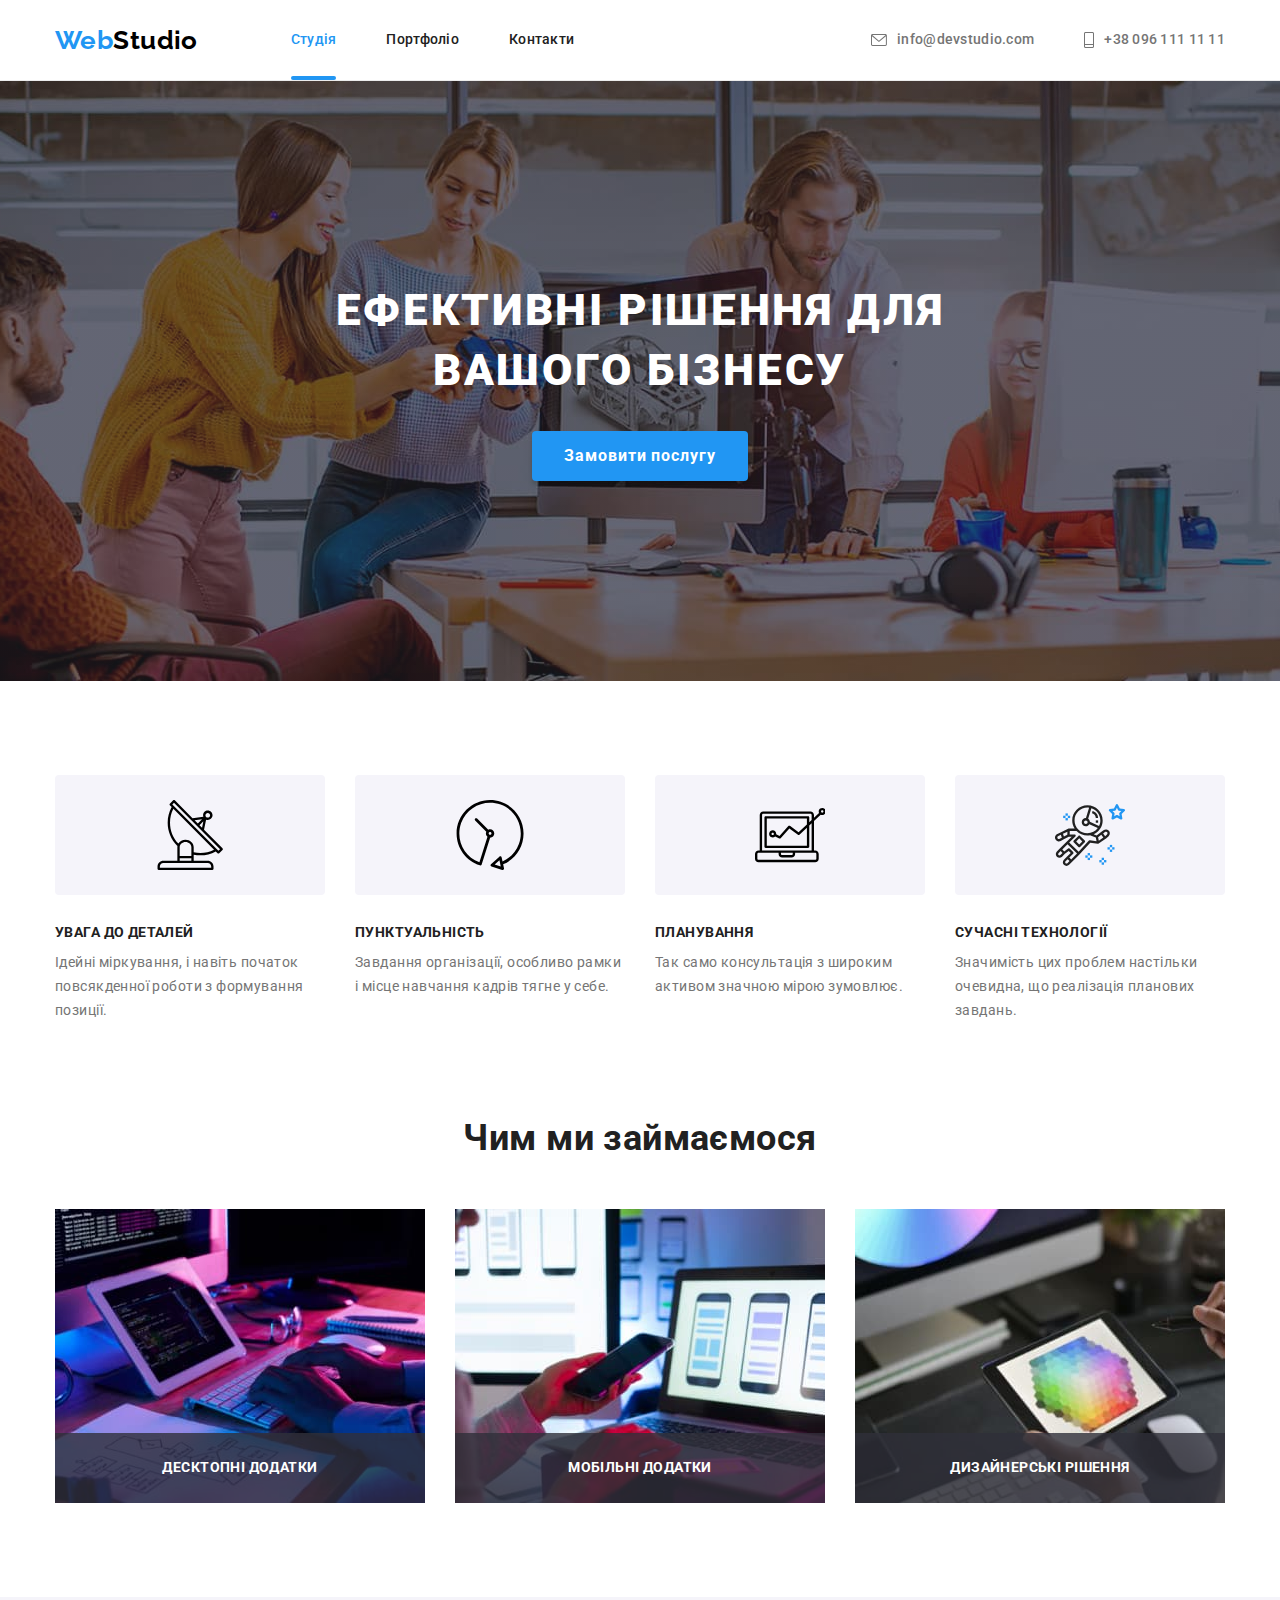
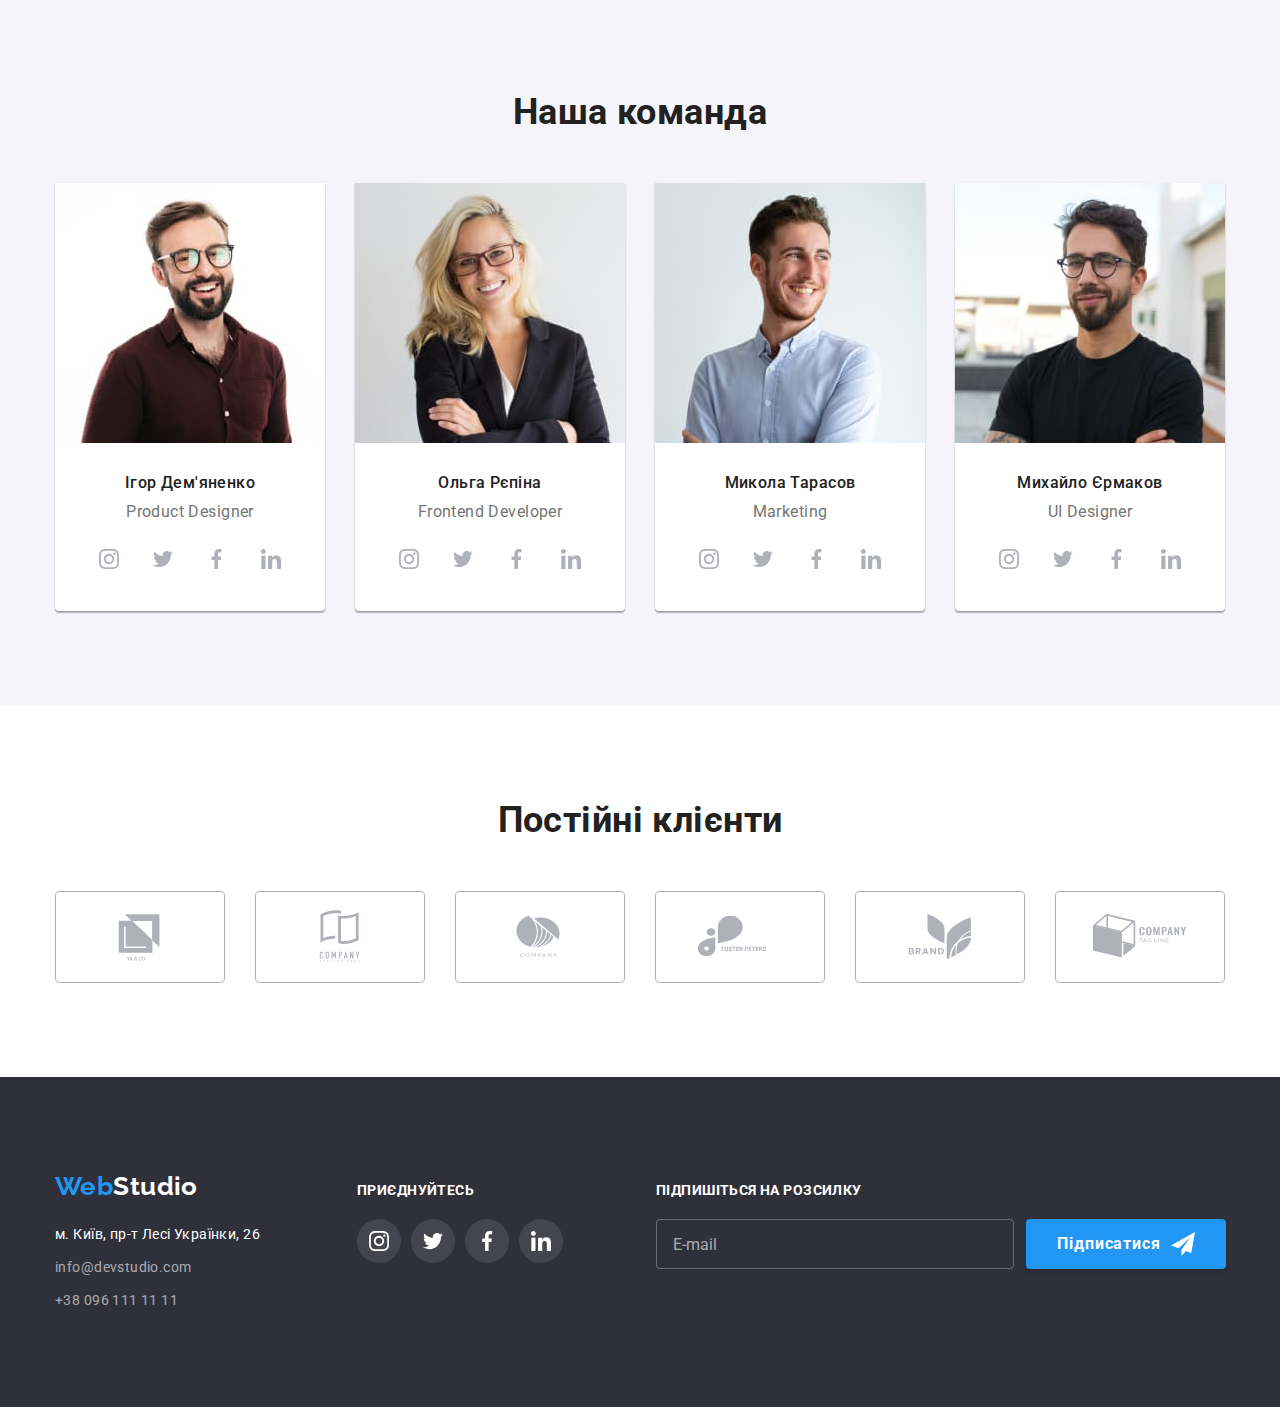
<file: index.html>
<!DOCTYPE html>
<html lang="uk">
  <head>
    <meta charset="UTF-8" />
    <meta http-equiv="X-UA-Compatible" content="IE=edge" />
    <meta name="viewport" content="width=device-width, initial-scale=1.0" />
    <link rel="preconnect" href="https://fonts.googleapis.com" />
    <link rel="preconnect" href="https://fonts.gstatic.com" crossorigin />
    <link
      href="https://fonts.googleapis.com/css2?family=Raleway:wght@700&family=Roboto:wght@400;500;700;900&display=swap"
      rel="stylesheet"
    />
    <link
      rel="stylesheet"
      href="https://cdnjs.cloudflare.com/ajax/libs/modern-normalize/1.1.0/modern-normalize.min.css"
    />
    <link rel="stylesheet" href="./css/main.min.css" />
    <title lang="en">Web Studio</title>
  </head>
  <body>
    <header class="header">
      <div class="container header__container">
        <a href="./index.html" class="logo header__logo link" lang="en"
          ><span class="logo--accent">Web</span>Studio</a
        >
        <button type="button" class="header__button">
          <svg width="40" height="40" class="header__icon js-open-menu" aria-expanded="false">
            <use href="./images/sprite.svg#icon-menu"></use>
          </svg>
          <svg width="40" height="40" class="header__icon js-close-menu">
            <use href="./images/sprite.svg#icon-close"></use>
          </svg>
        </button>
        <div class="header__burger js-menu-container">
          <nav class="nav">
            <ul class="nav__list list">
              <li class="nav__item">
                <a href="./index.html" class="nav__link link nav__link--current">Студія</a>
              </li>
              <li class="nav__item">
                <a href="./portfolio.html" class="nav__link link">Портфоліо</a>
              </li>
              <li class="nav__item">
                <a href="" class="nav__link link">Контакти</a>
              </li>
            </ul>
          </nav>
          <ul class="contacts-header list">
            <li class="contacts-header__item">
              <a href="mailto:info@devstudio.com" class="contacts-header__link link">
                <svg class="contacts-header__icon" width="16" height="12">
                  <use href="./images/sprite.svg#icon-konvert"></use>
                </svg>
                info@devstudio.com</a
              >
            </li>
            <li class="contacts-header__item">
              <a href="tel:+380961111111" class="contacts-header__link link">
                <svg class="contacts-header__icon" width="10" height="16">
                  <use href="./images/sprite.svg#icon-phone"></use>
                </svg>
                +38 096 111 11 11</a
              >
            </li>
          </ul>
          <ul class="social-burger list">
            <li class="social-burger__item">
              <a href="" class="social-burger__link link">Instagram</a>
            </li>
            <li class="social-burger__item">
              <a href="" class="social-burger__link link">Twitter</a>
            </li>
            <li class="social-burger__item">
              <a href="" class="social-burger__link link">Facebook</a>
            </li>
            <li class="social-burger__item">
              <a href="" class="social-burger__link link">LinkedIn</a>
            </li>
          </ul>
        </div>
      </div>
    </header>
    <main>
      <section class="hero">
        <div class="container hero__container">
          <h1 class="hero__title">Ефективні рішення для вашого бізнесу</h1>
          <button type="button" class="hero__button" data-modal-open>Замовити послугу</button>
        </div>
      </section>
      <section class="features section">
        <div class="container">
          <h2 class="visually-hidden">Особливості</h2>
          <ul class="features__list list">
            <li class="features__item">
              <div class="icon-box features__icon-box">
                <svg width="70" height="70">
                  <use href="./images/sprite.svg#icon-sputnik"></use>
                </svg>
              </div>
              <h3 class="features__title">Увага до деталей</h3>
              <p class="features__text">
                Ідейні міркування, і навіть початок повсякденної роботи з формування позиції.
              </p>
            </li>
            <li class="features__item">
              <div class="icon-box features__icon-box">
                <svg width="70" height="70">
                  <use href="./images/sprite.svg#icon-chasy"></use>
                </svg>
              </div>
              <h3 class="features__title">Пунктуальність</h3>
              <p class="features__text">
                Завдання організації, особливо рамки і місце навчання кадрів тягне у себе.
              </p>
            </li>
            <li class="features__item">
              <div class="icon-box features__icon-box">
                <svg width="70" height="70">
                  <use href="./images/sprite.svg#icon-komp"></use>
                </svg>
              </div>
              <h3 class="features__title">Планування</h3>
              <p class="features__text">
                Так само консультація з широким активом значною мірою зумовлює.
              </p>
            </li>
            <li class="features__item">
              <div class="icon-box features__icon-box">
                <svg width="70" height="70">
                  <use href="./images/sprite.svg#icon-astronaut-1"></use>
                </svg>
              </div>
              <h3 class="features__title">Сучасні технології</h3>
              <p class="features__text">
                Значимість цих проблем настільки очевидна, що реалізація планових завдань.
              </p>
            </li>
          </ul>
        </div>
      </section>
      <section class="whatwedo section whatwedo__section">
        <div class="container">
          <h2 class="whatwedo__title">Чим ми займаємося</h2>
          <ul class="whatwedo__list list">
            <li class="whatwedo__item">
              <img
                srcset="./images/index/what-we-do-1.jpg 1x, ./images/index/what-we-do-1@2x.jpg 2x"
                src="./images/index/what-we-do-1.jpg"
                alt="програмер працює за робочим столом"
                class="block"
                width="370"
                height="294"
              />
              <div class="whatwedo__overlay">
                <h3 class="whatwedo__text">Десктопні додатки</h3>
              </div>
            </li>
            <li class="whatwedo__item">
              <img
                srcset="./images/index/what-we-do-2.jpg 1x, ./images/index/what-we-do-2@2x.jpg 2x"
                src="./images/index/what-we-do-2.jpg"
                alt="дизайнер розробляє мобільний додаток"
                class="block"
                width="370"
                height="294"
              />
              <div class="whatwedo__overlay">
                <h3 class="whatwedo__text">Мобільні додатки</h3>
              </div>
            </li>
            <li class="whatwedo__item">
              <img
                srcset="./images/index/what-we-do-3.jpg 1x, ./images/index/what-we-do-3@2x.jpg 2x"
                src="./images/index/what-we-do-3.jpg"
                alt="дизайнер працює з кольором"
                class="block"
                width="370"
                height="294"
              />
              <div class="whatwedo__overlay">
                <h3 class="whatwedo__text">Дизайнерські рішення</h3>
              </div>
            </li>
          </ul>
        </div>
      </section>
      <section class="team section">
        <div class="container">
          <h2 class="team__title">Наша команда</h2>
          <ul class="team__list list">
            <li class="team__item">
              <img
                srcset="
                  ./images/index/team-1-270.jpg 270w,
                  ./images/index/team-1-354.jpg 354w,
                  ./images/index/team-1-450.jpg 450w,
                  ./images/index/team-1-540.jpg 540w,
                  ./images/index/team-1-708.jpg 708w,
                  ./images/index/team-1-900.jpg 900w
                "
                src="./images/index/team-1-270.jpg"
                alt="продакт дизайнер"
                class="team__image block"
                sizes="(min-width: 1200px) 270px, (min-width: 768px) 354px, 450px"
              />
              <div class="team__box">
                <h3 class="team__name">Ігор Дем'яненко</h3>
                <p class="team__prof" lang="en">Product Designer</p>
                <ul class="social list">
                  <li class="social__item">
                    <a href="" class="icon-box social__icon-box">
                      <svg class="social__icon" width="20" height="20">
                        <use href="./images/sprite.svg#icon-instagram-h"></use>
                      </svg>
                    </a>
                  </li>
                  <li class="social__item">
                    <a href="" class="icon-box social__icon-box">
                      <svg class="social__icon" width="20" height="20">
                        <use href="./images/sprite.svg#icon-twitter-h"></use>
                      </svg>
                    </a>
                  </li>
                  <li class="social__item">
                    <a href="" class="icon-box social__icon-box">
                      <svg class="social__icon" width="20" height="20">
                        <use href="./images/sprite.svg#icon-facebook-h"></use>
                      </svg>
                    </a>
                  </li>
                  <li class="social__item">
                    <a href="" class="icon-box social__icon-box">
                      <svg class="social__icon" width="20" height="20">
                        <use href="./images/sprite.svg#icon-in-h"></use>
                      </svg>
                    </a>
                  </li>
                </ul>
              </div>
            </li>
            <li class="team__item">
              <img
                srcset="
                  ./images/index/team-2-270.jpg 270w,
                  ./images/index/team-2-354.jpg 354w,
                  ./images/index/team-2-450.jpg 450w,
                  ./images/index/team-2-540.jpg 540w,
                  ./images/index/team-2-708.jpg 708w,
                  ./images/index/team-2-900.jpg 900w
                "
                src="./images/index/team-2-team-1-270.jpg"
                alt="фронт-енд розробник"
                class="team__image block"
                sizes="(min-width: 1200px) 270px, (min-width: 768px) 354px, 450px"
              />
              <div class="team__box">
                <h3 class="team__name">Ольга Рєпіна</h3>
                <p class="team__prof" lang="en">Frontend Developer</p>
                <ul class="social list">
                  <li class="social__item">
                    <a href="" class="icon-box social__icon-box">
                      <svg class="social__icon" width="20" height="20">
                        <use href="./images/sprite.svg#icon-instagram-h"></use>
                      </svg>
                    </a>
                  </li>
                  <li class="social__item">
                    <a href="" class="icon-box social__icon-box">
                      <svg class="social__icon" width="20" height="20">
                        <use href="./images/sprite.svg#icon-twitter-h"></use>
                      </svg>
                    </a>
                  </li>
                  <li class="social__item">
                    <a href="" class="icon-box social__icon-box">
                      <svg class="social__icon" width="20" height="20">
                        <use href="./images/sprite.svg#icon-facebook-h"></use>
                      </svg>
                    </a>
                  </li>
                  <li class="social__item">
                    <a href="" class="icon-box social__icon-box">
                      <svg class="social__icon" width="20" height="20">
                        <use href="./images/sprite.svg#icon-in-h"></use>
                      </svg>
                    </a>
                  </li>
                </ul>
              </div>
            </li>
            <li class="team__item">
              <img
                srcset="
                  ./images/index/team-3-270.jpg 270w,
                  ./images/index/team-3-354.jpg 354w,
                  ./images/index/team-3-450.jpg 450w,
                  ./images/index/team-3-540.jpg 540w,
                  ./images/index/team-3-708.jpg 708w,
                  ./images/index/team-3-900.jpg 900w
                "
                src="./images/index/team-3-team-1-270.jpg"
                alt="маркетолог"
                class="team__image block"
                sizes="(min-width: 1200px) 270px, (min-width: 768px) 354px, 450px"
              />
              <div class="team__box">
                <h3 class="team__name">Микола Тарасов</h3>
                <p class="team__prof" lang="en">Marketing</p>
                <ul class="social list">
                  <li class="social__item">
                    <a href="" class="icon-box social__icon-box">
                      <svg class="social__icon" width="20" height="20">
                        <use href="./images/sprite.svg#icon-instagram-h"></use>
                      </svg>
                    </a>
                  </li>
                  <li class="social__item">
                    <a href="" class="icon-box social__icon-box">
                      <svg class="social__icon" width="20" height="20">
                        <use href="./images/sprite.svg#icon-twitter-h"></use>
                      </svg>
                    </a>
                  </li>
                  <li class="social__item">
                    <a href="" class="icon-box social__icon-box">
                      <svg class="social__icon" width="20" height="20">
                        <use href="./images/sprite.svg#icon-facebook-h"></use>
                      </svg>
                    </a>
                  </li>
                  <li class="social__item">
                    <a href="" class="icon-box social__icon-box">
                      <svg class="social__icon" width="20" height="20">
                        <use href="./images/sprite.svg#icon-in-h"></use>
                      </svg>
                    </a>
                  </li>
                </ul>
              </div>
            </li>
            <li class="team__item">
              <img
                srcset="
                  ./images/index/team-4-270.jpg 270w,
                  ./images/index/team-4-354.jpg 354w,
                  ./images/index/team-4-450.jpg 450w,
                  ./images/index/team-4-540.jpg 540w,
                  ./images/index/team-4-708.jpg 708w,
                  ./images/index/team-4-900.jpg 900w
                "
                src="./images/index/team-4-team-1-270.jpg"
                alt="дизайнер"
                class="team__image block"
                sizes="(min-width: 1200px) 270px, (min-width: 768px) 354px, 450px"
              />
              <div class="team__box">
                <h3 class="team__name">Михайло Єрмаков</h3>
                <p class="team__prof" lang="en">UI Designer</p>
                <ul class="social list">
                  <li class="social__item">
                    <a href="" class="icon-box social__icon-box">
                      <svg class="social__icon" width="20" height="20">
                        <use href="./images/sprite.svg#icon-instagram-h"></use>
                      </svg>
                    </a>
                  </li>
                  <li class="social__item">
                    <a href="" class="icon-box social__icon-box">
                      <svg class="social__icon" width="20" height="20">
                        <use href="./images/sprite.svg#icon-twitter-h"></use>
                      </svg>
                    </a>
                  </li>
                  <li class="social__item">
                    <a href="" class="icon-box social__icon-box">
                      <svg class="social__icon" width="20" height="20">
                        <use href="./images/sprite.svg#icon-facebook-h"></use>
                      </svg>
                    </a>
                  </li>
                  <li class="social__item">
                    <a href="" class="icon-box social__icon-box">
                      <svg class="social__icon" width="20" height="20">
                        <use href="./images/sprite.svg#icon-in-h"></use>
                      </svg>
                    </a>
                  </li>
                </ul>
              </div>
            </li>
          </ul>
        </div>
      </section>
      <section class="clients section">
        <div class="container">
          <h2 class="clients__title">Постійні клієнти</h2>
          <ul class="clients__list list">
            <li class="clients__item">
              <a href="" class="icon-box clients__icon-box">
                <svg class="clients__icon" width="106" height="60">
                  <use href="./images/sprite.svg#icon-logo"></use>
                </svg>
              </a>
            </li>
            <li class="clients__item">
              <a href="" class="icon-box clients__icon-box">
                <svg class="clients__icon" width="106" height="60">
                  <use href="./images/sprite.svg#icon-Logo-1"></use>
                </svg>
              </a>
            </li>
            <li class="clients__item">
              <a href="" class="icon-box clients__icon-box">
                <svg class="clients__icon" width="106" height="60">
                  <use href="./images/sprite.svg#icon-Logo-2"></use>
                </svg>
              </a>
            </li>
            <li class="clients__item">
              <a href="" class="icon-box clients__icon-box">
                <svg class="clients__icon" width="106" height="60">
                  <use href="./images/sprite.svg#icon-Logo-3"></use>
                </svg>
              </a>
            </li>
            <li class="clients__item">
              <a href="" class="icon-box clients__icon-box">
                <svg class="clients__icon" width="106" height="60">
                  <use href="./images/sprite.svg#icon-Logo-4"></use>
                </svg>
              </a>
            </li>
            <li class="clients__item">
              <a href="" class="icon-box clients__icon-box">
                <svg class="clients__icon" width="106" height="60">
                  <use href="./images/sprite.svg#icon-Logo-5"></use>
                </svg>
              </a>
            </li>
          </ul>
        </div>
      </section>
    </main>
    <footer class="footer section">
      <div class="container footer__container">
        <div class="footer__item">
          <a href="./index.html" class="logo footer__logo link" lang="en"
            ><span class="logo--accent">Web</span>Studio</a
          >
          <address class="contacts-footer">
            <ul class="list">
              <li class="contacts-footer__item">
                <a
                  href="https://goo.gl/maps/k4qQzLgpnEmAFizy6"
                  class="contacts-footer__gmaps-link link"
                  target="_blank"
                  rel="noopener noreferrer"
                  >м. Київ, пр-т Лесі Українки, 26</a
                >
              </li>
              <li class="contacts-footer__item">
                <a href="mailto:info@devstudio.com" class="contacts-footer__link link"
                  >info@devstudio.com</a
                >
              </li>
              <li class="contacts-footer__item">
                <a href="tel:+380961111111" class="contacts-footer__link link">+38 096 111 11 11</a>
              </li>
            </ul>
          </address>
        </div>
        <div class="footer__item">
          <p class="footer__title">Приєднуйтесь</p>
          <ul class="social list">
            <li class="social__item">
              <a href="" class="icon-box social__icon-box social__icon-box--dark">
                <svg class="social__icon" width="20" height="20">
                  <use href="./images/sprite.svg#icon-instagram-f"></use>
                </svg>
              </a>
            </li>
            <li class="social__item">
              <a href="" class="icon-box social__icon-box social__icon-box--dark">
                <svg class="social__icon" width="20" height="20">
                  <use href="./images/sprite.svg#icon-twitter-f"></use>
                </svg>
              </a>
            </li>
            <li class="social__item">
              <a href="" class="icon-box social__icon-box social__icon-box--dark">
                <svg class="social__icon" width="20" height="20">
                  <use href="./images/sprite.svg#icon-facebook-f"></use>
                </svg>
              </a>
            </li>
            <li class="social__item">
              <a href="" class="icon-box social__icon-box social__icon-box--dark">
                <svg class="social__icon" width="20" height="20">
                  <use href="./images/sprite.svg#icon-in-f"></use>
                </svg>
              </a>
            </li>
          </ul>
        </div>
        <div class="footer__item">
          <p class="footer__title">Підпишіться на розсилку</p>
          <form class="subscribe">
            <label class="subscribe__label">
              <input type="email" class="subscribe__field" name="email" placeholder="E-mail" />
            </label>
            <button type="submit" class="subscribe__button">
              Підписатися
              <svg class="subscribe__icon" width="24" height="24">
                <use href="./images/sprite.svg#icon-send"></use>
              </svg>
            </button>
          </form>
        </div>
      </div>
    </footer>
    <div class="modal__backdrop" data-backdrop>
      <div class="modal" data-modal>
        <button type="button" class="modal__button" data-modal-close>
          <svg width="18" height="18">
            <use href="./images/sprite.svg#icon-close"></use>
          </svg>
        </button>
        <form class="feedback">
          <p class="feedback__title">Залиште свої дані, ми вам передзвонимо</p>
          <label class="feedback__label"
            >Ім'я
            <input type="text" name="name" class="feedback__field" />
            <svg class="feedback__icon" width="18" height="18">
              <use href="./images/sprite.svg#icon-person-black"></use>
            </svg>
          </label>
          <label class="feedback__label"
            >Телефон
            <input type="tel" name="tel" class="feedback__field" />
            <svg class="feedback__icon" width="18" height="18">
              <use href="./images/sprite.svg#icon-phone-black"></use>
            </svg>
          </label>
          <label class="feedback__label"
            >Пошта
            <input type="email" name="email" class="feedback__field" />
            <svg class="feedback__icon" width="18" height="18">
              <use href="./images/sprite.svg#icon-email-black"></use>
            </svg>
          </label>
          <label class="feedback__label"
            >Коментар
            <textarea
              name="comment"
              class="feedback__area"
              rows="6"
              placeholder="Введіть текст"
            ></textarea>
          </label>
          <label class="feedback__accept">
            <input type="checkbox" name="accept" value="agreed" class="feedback__checkbox" />
            <svg class="feedback__checkbox--off" width="16" height="15">
              <use href="./images/sprite.svg#icon-box"></use>
            </svg>
            <svg class="feedback__checkbox--on" width="16" height="15">
              <use href="./images/sprite.svg#icon-check"></use>
            </svg>
            Погоджуюся з розсилкою та приймаю
            <a href="" class="feedback__link link">Умови&nbsp;договору</a>
          </label>
          <button type="submit" class="feedback__button">Відправити</button>
        </form>
      </div>
    </div>
    <script src="./js/modal.js"></script>
    <script src="./js/mobile-menu.js"></script>
  </body>
</html>
</file>
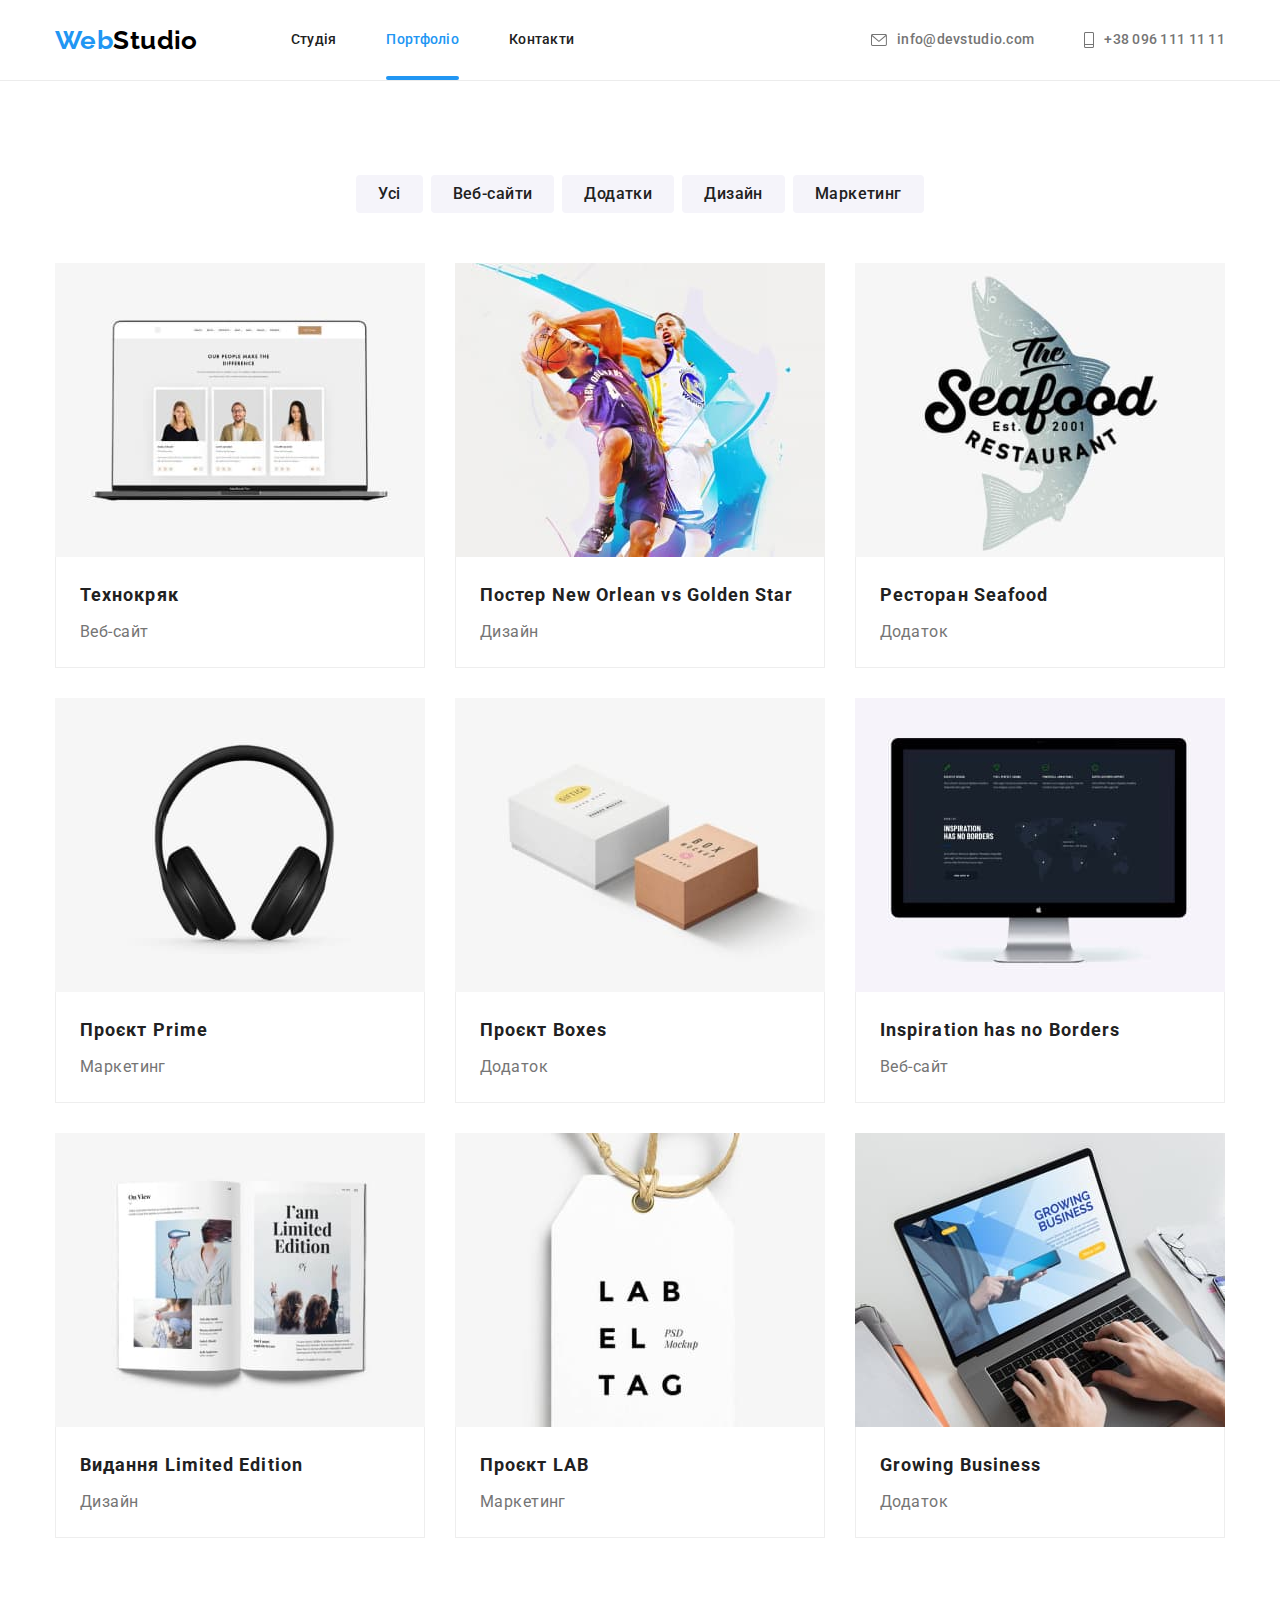
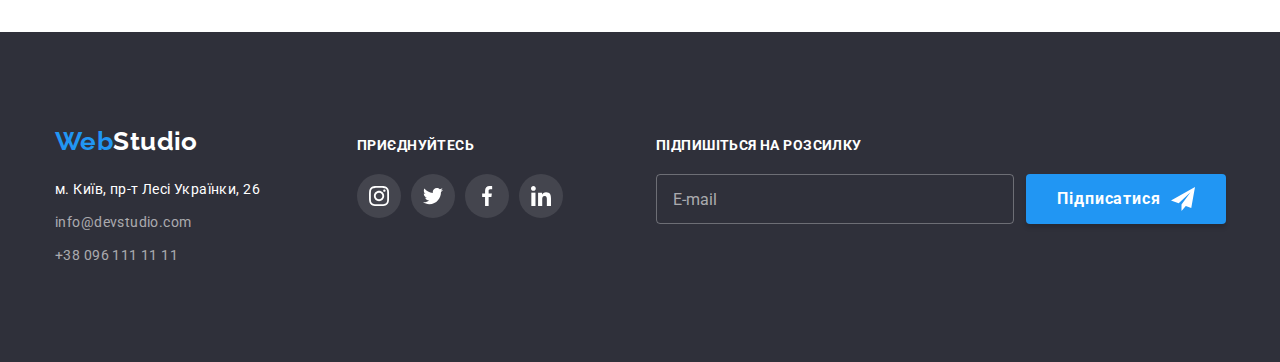
<file: portfolio.html>
<!DOCTYPE html>
<html lang="uk">
  <head>
    <meta charset="UTF-8" />
    <meta http-equiv="X-UA-Compatible" content="IE=edge" />
    <meta name="viewport" content="width=device-width, initial-scale=1.0" />
    <link rel="preconnect" href="https://fonts.googleapis.com" />
    <link rel="preconnect" href="https://fonts.gstatic.com" crossorigin />
    <link
      href="https://fonts.googleapis.com/css2?family=Raleway:wght@700&family=Roboto:wght@400;500;700;900&display=swap"
      rel="stylesheet"
    />
    <link
      rel="stylesheet"
      href="https://cdnjs.cloudflare.com/ajax/libs/modern-normalize/1.1.0/modern-normalize.min.css"
    />
    <link rel="stylesheet" href="./css/main.min.css" />
    <title lang="en">Web Studio</title>
  </head>
  <body>
    <header class="header">
      <div class="container header__container">
        <a href="./index.html" class="logo header__logo link" lang="en"
          ><span class="logo--accent">Web</span>Studio</a
        >
        <button type="button" class="header__button">
          <svg width="40" height="40" class="header__icon js-open-menu" aria-expanded="false">
            <use href="./images/sprite.svg#icon-menu"></use>
          </svg>
          <svg width="40" height="40" class="header__icon js-close-menu">
            <use href="./images/sprite.svg#icon-close"></use>
          </svg>
        </button>
        <div class="header__burger js-menu-container">
          <nav class="nav">
            <ul class="nav__list list">
              <li class="nav__item">
                <a href="./index.html" class="nav__link link">Студія</a>
              </li>
              <li class="nav__item">
                <a href="./portfolio.html" class="nav__link link nav__link--current">Портфоліо</a>
              </li>
              <li class="nav__item">
                <a href="" class="nav__link link">Контакти</a>
              </li>
            </ul>
          </nav>
          <ul class="contacts-header list">
            <li class="contacts-header__item">
              <a href="mailto:info@devstudio.com" class="contacts-header__link link">
                <svg class="contacts-header__icon" width="16" height="12">
                  <use href="./images/sprite.svg#icon-konvert"></use>
                </svg>
                info@devstudio.com</a
              >
            </li>
            <li class="contacts-header__item">
              <a href="tel:+380961111111" class="contacts-header__link link">
                <svg class="contacts-header__icon" width="10" height="16">
                  <use href="./images/sprite.svg#icon-phone"></use>
                </svg>
                +38 096 111 11 11</a
              >
            </li>
          </ul>
          <ul class="social-burger list">
            <li class="social-burger__item">
              <a href="" class="social-burger__link link">Instagram</a>
            </li>
            <li class="social-burger__item">
              <a href="" class="social-burger__link link">Twitter</a>
            </li>
            <li class="social-burger__item">
              <a href="" class="social-burger__link link">Facebook</a>
            </li>
            <li class="social-burger__item">
              <a href="" class="social-burger__link link">LinkedIn</a>
            </li>
          </ul>
        </div>
      </div>
    </header>
    <main>
      <section class="gallery section">
        <div class="container">
          <h1 class="visually-hidden">Галерея</h1>
          <ul class="filter list">
            <li class="filter__item">
              <button type="button" class="filter__button">Усі</button>
            </li>
            <li class="filter__item">
              <button type="button" class="filter__button">Веб-сайти</button>
            </li>
            <li class="filter__item">
              <button type="button" class="filter__button">Додатки</button>
            </li>
            <li class="filter__item">
              <button type="button" class="filter__button">Дизайн</button>
            </li>
            <li class="filter__item">
              <button type="button" class="filter__button">Маркетинг</button>
            </li>
          </ul>
          <ul class="gallery__list list">
            <li class="gallery__item">
              <a href="" class="gallery__link link">
                <div class="gallery__thumb">
                  <img
                    srcset="
                      ./images/portfolio/portfolio-1-370.jpg 370w,
                      ./images/portfolio/portfolio-1-450.jpg 450w,
                      ./images/portfolio/portfolio-1-740.jpg 740w,
                      ./images/portfolio/portfolio-1-900.jpg 900w
                    "
                    src="./images/portfiolio/portfolio-1-370.jpg"
                    alt="веб-сайт технокряк на ноутбуці"
                    class="gallery__image block"
                    sizes="(min-width: 1200px) 370px, (min-width: 768px) 354px, 450px"
                  />
                  <div class="gallery__overlay">
                    <p class="gallery__overlay-text">
                      Ресурс пропонує комплексні пропозиції з різним рівнем функціоналу та сервісів.
                      Все це дозволить відвідувачу отримати вичерпні відомості про компанію чи
                      приватну особу.
                    </p>
                  </div>
                </div>
                <div class="gallery__descr">
                  <h2 class="gallery__title">Технокряк</h2>
                  <p class="gallery__category">Веб-сайт</p>
                </div>
              </a>
            </li>
            <li class="gallery__item">
              <a href="" class="gallery__link link">
                <div class="gallery__thumb">
                  <img
                    srcset="
                      ./images/portfolio/portfolio-2-370.jpg 370w,
                      ./images/portfolio/portfolio-2-450.jpg 450w,
                      ./images/portfolio/portfolio-2-740.jpg 740w,
                      ./images/portfolio/portfolio-2-900.jpg 900w
                    "
                    src="./images/portfolio/portfolio-2-370.jpg"
                    alt="баскетболісти у грі"
                    class="gallery__image block"
                    sizes="(min-width: 1200px) 370px, (min-width: 768px) 354px, 450px"
                  />
                  <div class="gallery__overlay">
                    <p class="gallery__overlay-text">
                      Ресурс пропонує комплексні пропозиції з різним рівнем функціоналу та сервісів.
                      Все це дозволить відвідувачу отримати вичерпні відомості про компанію чи
                      приватну особу.
                    </p>
                  </div>
                </div>
                <div class="gallery__descr">
                  <h2 class="gallery__title">Постер New Orlean vs Golden Star</h2>
                  <p class="gallery__category">Дизайн</p>
                </div>
              </a>
            </li>
            <li class="gallery__item">
              <a href="" class="gallery__link link">
                <div class="gallery__thumb">
                  <img
                    srcset="
                      ./images/portfolio/portfolio-3-370.jpg 370w,
                      ./images/portfolio/portfolio-3-450.jpg 450w,
                      ./images/portfolio/portfolio-3-740.jpg 740w,
                      ./images/portfolio/portfolio-3-900.jpg 900w
                    "
                    src="./images/portfolio/portfolio-3-370.jpg"
                    alt="логотип ресторану"
                    class="gallery__image block"
                    sizes="(min-width: 1200px) 370px, (min-width: 768px) 354px, 450px"
                  />
                  <div class="gallery__overlay">
                    <p class="gallery__overlay-text">
                      Ресурс пропонує комплексні пропозиції з різним рівнем функціоналу та сервісів.
                      Все це дозволить відвідувачу отримати вичерпні відомості про компанію чи
                      приватну особу.
                    </p>
                  </div>
                </div>
                <div class="gallery__descr">
                  <h2 class="gallery__title">Ресторан Seafood</h2>
                  <p class="gallery__category">Додаток</p>
                </div>
              </a>
            </li>
            <li class="gallery__item">
              <a href="" class="gallery__link link">
                <div class="gallery__thumb">
                  <img
                    srcset="
                      ./images/portfolio/portfolio-4-370.jpg 370w,
                      ./images/portfolio/portfolio-4-450.jpg 450w,
                      ./images/portfolio/portfolio-4-740.jpg 740w,
                      ./images/portfolio/portfolio-4-900.jpg 900w
                    "
                    src="./images/portfolio/portfolio-4-370.jpg"
                    alt="навушники"
                    class="gallery__image block"
                    sizes="(min-width: 1200px) 370px, (min-width: 768px) 354px, 450px"
                  />
                  <div class="gallery__overlay">
                    <p class="gallery__overlay-text">
                      Ресурс пропонує комплексні пропозиції з різним рівнем функціоналу та сервісів.
                      Все це дозволить відвідувачу отримати вичерпні відомості про компанію чи
                      приватну особу.
                    </p>
                  </div>
                </div>
                <div class="gallery__descr">
                  <h2 class="gallery__title">Проєкт Prime</h2>
                  <p class="gallery__category">Маркетинг</p>
                </div>
              </a>
            </li>
            <li class="gallery__item">
              <a href="" class="gallery__link link">
                <div class="gallery__thumb">
                  <img
                    srcset="
                      ./images/portfolio/portfolio-5-370.jpg 370w,
                      ./images/portfolio/portfolio-5-450.jpg 450w,
                      ./images/portfolio/portfolio-5-740.jpg 740w,
                      ./images/portfolio/portfolio-5-900.jpg 900w
                    "
                    src="./images/portfolio/portfolio-5-370.jpg"
                    alt="дві коробки"
                    class="gallery__image block"
                    sizes="(min-width: 1200px) 370px, (min-width: 768px) 354px, 450px"
                  />
                  <div class="gallery__overlay">
                    <p class="gallery__overlay-text">
                      Ресурс пропонує комплексні пропозиції з різним рівнем функціоналу та сервісів.
                      Все це дозволить відвідувачу отримати вичерпні відомості про компанію чи
                      приватну особу.
                    </p>
                  </div>
                </div>
                <div class="gallery__descr">
                  <h2 class="gallery__title">Проєкт Boxes</h2>
                  <p class="gallery__category">Додаток</p>
                </div>
              </a>
            </li>
            <li class="gallery__item">
              <a href="" class="gallery__link link">
                <div class="gallery__thumb">
                  <img
                    srcset="
                      ./images/portfolio/portfolio-6-370.jpg 370w,
                      ./images/portfolio/portfolio-6-450.jpg 450w,
                      ./images/portfolio/portfolio-6-740.jpg 740w,
                      ./images/portfolio/portfolio-6-900.jpg 900w
                    "
                    src="./images/portfolio/portfolio-6-370.jpg"
                    alt="веб-сайт на комп'ютері"
                    class="gallery__image block"
                    sizes="(min-width: 1200px) 370px, (min-width: 768px) 354px, 450px"
                  />
                  <div class="gallery__overlay">
                    <p class="gallery__overlay-text">
                      Ресурс пропонує комплексні пропозиції з різним рівнем функціоналу та сервісів.
                      Все це дозволить відвідувачу отримати вичерпні відомості про компанію чи
                      приватну особу.
                    </p>
                  </div>
                </div>
                <div class="gallery__descr">
                  <h2 class="gallery__title">Inspiration has no Borders</h2>
                  <p class="gallery__category">Веб-сайт</p>
                </div>
              </a>
            </li>
            <li class="gallery__item">
              <a href="" class="gallery__link link">
                <div class="gallery__thumb">
                  <img
                    srcset="
                      ./images/portfolio/portfolio-7-370.jpg 370w,
                      ./images/portfolio/portfolio-7-450.jpg 450w,
                      ./images/portfolio/portfolio-7-740.jpg 740w,
                      ./images/portfolio/portfolio-7-900.jpg 900w
                    "
                    src="./images/portfolio/portfolio-7-370.jpg"
                    alt="сторінки журналу"
                    class="gallery__image block"
                    sizes="(min-width: 1200px) 370px, (min-width: 768px) 354px, 450px"
                  />
                  <div class="gallery__overlay">
                    <p class="gallery__overlay-text">
                      Ресурс пропонує комплексні пропозиції з різним рівнем функціоналу та сервісів.
                      Все це дозволить відвідувачу отримати вичерпні відомості про компанію чи
                      приватну особу.
                    </p>
                  </div>
                </div>
                <div class="gallery__descr">
                  <h2 class="gallery__title">Видання Limited Edition</h2>
                  <p class="gallery__category">Дизайн</p>
                </div>
              </a>
            </li>
            <li class="gallery__item">
              <a href="" class="gallery__link link">
                <div class="gallery__thumb">
                  <img
                    srcset="
                      ./images/portfolio/portfolio-8-370.jpg 370w,
                      ./images/portfolio/portfolio-8-450.jpg 450w,
                      ./images/portfolio/portfolio-8-740.jpg 740w,
                      ./images/portfolio/portfolio-8-900.jpg 900w
                    "
                    src="./images/portfolio/portfolio-8-370.jpg"
                    alt="етикетка з надписом"
                    class="gallery__image block"
                    sizes="(min-width: 1200px) 370px, (min-width: 768px) 354px, 450px"
                  />
                  <div class="gallery__overlay">
                    <p class="gallery__overlay-text">
                      Ресурс пропонує комплексні пропозиції з різним рівнем функціоналу та сервісів.
                      Все це дозволить відвідувачу отримати вичерпні відомості про компанію чи
                      приватну особу.
                    </p>
                  </div>
                </div>
                <div class="gallery__descr">
                  <h2 class="gallery__title">Проєкт LAB</h2>
                  <p class="gallery__category">Маркетинг</p>
                </div>
              </a>
            </li>
            <li class="gallery__item">
              <a href="" class="gallery__link link">
                <div class="gallery__thumb">
                  <img
                    srcset="
                      ./images/portfolio/portfolio-9-370.jpg 370w,
                      ./images/portfolio/portfolio-9-450.jpg 450w,
                      ./images/portfolio/portfolio-9-740.jpg 740w,
                      ./images/portfolio/portfolio-9-900.jpg 900w
                    "
                    src="./images/portfolio/portfolio-9-370.jpg"
                    alt="додаток на ноутбуці"
                    class="gallery__image block"
                    sizes="(min-width: 1200px) 370px, (min-width: 768px) 354px, 450px"
                  />
                  <div class="gallery__overlay">
                    <p class="gallery__overlay-text">
                      Ресурс пропонує комплексні пропозиції з різним рівнем функціоналу та сервісів.
                      Все це дозволить відвідувачу отримати вичерпні відомості про компанію чи
                      приватну особу.
                    </p>
                  </div>
                </div>
                <div class="gallery__descr">
                  <h2 class="gallery__title">Growing Business</h2>
                  <p class="gallery__category">Додаток</p>
                </div>
              </a>
            </li>
          </ul>
        </div>
      </section>
    </main>
    <footer class="footer section">
      <div class="container footer__container">
        <div class="footer__item">
          <a href="./index.html" class="logo footer__logo link" lang="en"
            ><span class="logo--accent">Web</span>Studio</a
          >
          <address class="contacts-footer">
            <ul class="list">
              <li class="contacts-footer__item">
                <a
                  href="https://goo.gl/maps/k4qQzLgpnEmAFizy6"
                  class="contacts-footer__gmaps-link link"
                  target="_blank"
                  rel="noopener noreferrer"
                  >м. Київ, пр-т Лесі Українки, 26</a
                >
              </li>
              <li class="contacts-footer__item">
                <a href="mailto:info@devstudio.com" class="contacts-footer__link link"
                  >info@devstudio.com</a
                >
              </li>
              <li class="contacts-footer__item">
                <a href="tel:+380961111111" class="contacts-footer__link link">+38 096 111 11 11</a>
              </li>
            </ul>
          </address>
        </div>
        <div class="footer__item">
          <p class="footer__title">Приєднуйтесь</p>
          <ul class="social list">
            <li class="social__item">
              <a href="" class="icon-box social__icon-box social__icon-box--dark">
                <svg class="social__icon" width="20" height="20">
                  <use href="./images/sprite.svg#icon-instagram-f"></use>
                </svg>
              </a>
            </li>
            <li class="social__item">
              <a href="" class="icon-box social__icon-box social__icon-box--dark">
                <svg class="social__icon" width="20" height="20">
                  <use href="./images/sprite.svg#icon-twitter-f"></use>
                </svg>
              </a>
            </li>
            <li class="social__item">
              <a href="" class="icon-box social__icon-box social__icon-box--dark">
                <svg class="social__icon" width="20" height="20">
                  <use href="./images/sprite.svg#icon-facebook-f"></use>
                </svg>
              </a>
            </li>
            <li class="social__item">
              <a href="" class="icon-box social__icon-box social__icon-box--dark">
                <svg class="social__icon" width="20" height="20">
                  <use href="./images/sprite.svg#icon-in-f"></use>
                </svg>
              </a>
            </li>
          </ul>
        </div>
        <div class="footer__item">
          <p class="footer__title">Підпишіться на розсилку</p>
          <form class="subscribe">
            <label class="subscribe__label">
              <input type="email" class="subscribe__field" name="email" placeholder="E-mail" />
            </label>
            <button type="submit" class="subscribe__button">
              Підписатися
              <svg class="subscribe__icon" width="24" height="24">
                <use href="./images/sprite.svg#icon-send"></use>
              </svg>
            </button>
          </form>
        </div>
      </div>
    </footer>
    <script src="./js/mobile-menu.js"></script>
  </body>
</html>
</file>
<file: css/main.min.css>
@-webkit-keyframes fadeIn{0%{transform:scale(2);opacity:0}100%{transform:scale(1);opacity:1}}@keyframes fadeIn{0%{transform:scale(2);opacity:0}100%{transform:scale(1);opacity:1}}@-webkit-keyframes fadeOut{0%{opacity:1}100%{opacity:0}}@keyframes fadeOut{0%{opacity:1}100%{opacity:0}}@-webkit-keyframes jumpOut{0%{transform:translate(-50%, -50%) scale(1, 1)}20%{transform:translate(-50%, -35%) scale(1.25, 0.8)}100%{transform:translate(-50%, -200%) scale(0.5, 2)}}@keyframes jumpOut{0%{transform:translate(-50%, -50%) scale(1, 1)}20%{transform:translate(-50%, -35%) scale(1.25, 0.8)}100%{transform:translate(-50%, -200%) scale(0.5, 2)}}body{background-color:#fff;color:#212121;font-family:"Roboto",sans-serif;font-size:14px;line-height:1.71;letter-spacing:.03em}body::-webkit-scrollbar{display:none}h1,h2,h3,ul,p{margin:0}.list{list-style:none;padding:0}.link{text-decoration:none}.section{padding:60px 0}@media screen and (min-width: 1200px){.section{padding:94px 0}}.container{margin:0 auto;padding:0 15px}@media screen and (min-width: 480px){.container{width:480px}}@media screen and (min-width: 768px){.container{width:768px}}@media screen and (min-width: 1200px){.container{width:1200px}}.block{display:block}.icon-box{display:flex;justify-content:center;align-items:center}.visually-hidden{position:absolute;white-space:nowrap;width:1px;height:1px;overflow:hidden;border:0;padding:0;clip:rect(0 0 0 0);-webkit-clip-path:inset(50%);clip-path:inset(50%);margin:-1px}.feedback__button,.subscribe__button,.hero__button{width:200px;padding:10px 15px;background-color:#2196f3;color:#fff;border:none;border-radius:4px;box-shadow:0px 4px 4px rgba(0,0,0,.1490196078);cursor:pointer;font-family:inherit;font-weight:700;font-size:16px;line-height:1.88;text-align:center;letter-spacing:.06em;transition:background-color 250ms cubic-bezier(0.4, 0, 0.2, 1)}.feedback__button:hover,.subscribe__button:hover,.hero__button:hover,.feedback__button:focus,.subscribe__button:focus,.hero__button:focus{background-color:#188ce8}.header{border-bottom:1px solid #ececec}.header__container{display:flex;align-items:center;min-height:60px}@media screen and (min-width: 768px){.header{min-height:80px}.header__logo{margin-right:93px}}.header__button{position:absolute;top:10px;right:15px;z-index:2;width:40px;height:40px;padding:0;background-color:rgba(0,0,0,0);color:#212121;border:none;cursor:pointer}@media screen and (min-width: 768px){.header__button{display:none}}.header__button:hover,.header__button:focus{color:#2196f3}.header__icon{position:absolute;top:0;left:0;fill:currentColor;transition:opacity 250ms cubic-bezier(0.4, 0, 0.2, 1)}.header__icon[aria-expanded=false]{opacity:1}.header__icon[aria-expanded=false]+.header__icon{opacity:0}.header__icon[aria-expanded=true]{opacity:0}.header__icon[aria-expanded=true]+.header__icon{opacity:1}@media screen and (max-width: 767px){.header__burger{display:none;position:absolute;top:0;left:0;z-index:1;flex-direction:column;width:100vw;height:100vh;padding:48px 0 48px 40px;background-color:#fff;box-shadow:0px 4px 8px rgba(0,0,0,.0392156863),0px 2px 4px rgba(0,0,0,.0784313725),0px 1px 3px rgba(0,0,0,.1607843137)}.header__burger.is-open{display:flex}}@media screen and (min-width: 768px){.header__burger{display:flex;flex-direction:row;align-items:center;flex-grow:1}}.logo{color:#000;font-family:"Raleway",sans-serif;font-weight:700;font-size:24px;line-height:1.17}@media screen and (min-width: 1200px){.logo{font-size:26px;line-height:1.19}}.logo--accent{color:#2196f3}@media screen and (min-width: 768px){.nav{display:flex;align-items:center}}@media screen and (min-width: 768px){.nav__list{display:flex;height:100%}}@media screen and (max-width: 767px){.nav__item:not(:last-child){margin-bottom:32px}}@media screen and (min-width: 768px){.nav__item{display:flex}.nav__item:not(:last-child){margin-right:50px}}.nav__link{position:relative;padding-bottom:5px;color:inherit;font-weight:500;font-size:40px;line-height:1.17;letter-spacing:.02em;transition:color 250ms cubic-bezier(0.4, 0, 0.2, 1)}@media screen and (min-width: 768px){.nav__link{padding:32px 0;font-size:14px;line-height:1.14}}.nav__link:hover,.nav__link:focus{color:#2196f3}.nav__link--current{color:#2196f3}.nav__link--current::after{content:"";position:absolute;bottom:0;display:block;width:100%;height:4px;background-color:#2196f3;border-radius:2px}.contacts-header{display:flex}@media screen and (max-width: 767px){.contacts-header{flex-direction:column-reverse;margin-top:auto;margin-bottom:64px}}@media screen and (min-width: 768px)and (max-width: 1199px){.contacts-header{flex-direction:column;align-items:flex-start;margin-left:auto}}@media screen and (min-width: 1200px){.contacts-header{margin-left:auto}}.contacts-header__icon{margin-right:10px;fill:currentColor}@media screen and (max-width: 767px){.contacts-header__icon{display:none}}@media screen and (max-width: 767px){.contacts-header__item:not(:last-child){margin-top:32px}}@media screen and (min-width: 768px)and (max-width: 1199px){.contacts-header__item:not(:last-child){margin-bottom:10px}}@media screen and (min-width: 1200px){.contacts-header__item:not(:last-child){margin-right:50px}}.contacts-header__link{display:flex;align-items:center;color:#757575;font-weight:500;font-size:24px;line-height:1.17;letter-spacing:.02em;transition:color 250ms cubic-bezier(0.4, 0, 0.2, 1)}@media screen and (min-width: 768px){.contacts-header__link{font-size:14px;line-height:1.14}.contacts-header__link:hover,.contacts-header__link:focus{color:#2196f3}}@media screen and (max-width: 767px){.contacts-header__link[href^=tel]{color:#2196f3;font-size:min(34px,10vw);white-space:nowrap}}.social-burger{display:flex;flex-wrap:wrap;row-gap:10px}@media screen and (min-width: 768px){.social-burger{display:none}}.social-burger__link{display:flex;color:#2196f3;font-weight:500;font-size:18px;line-height:1.22;letter-spacing:.02em}.social-burger__item:not(:last-child){margin-right:10px;padding-right:10px;border-right:1px solid rgba(33,33,33,.2)}.hero{max-width:1600px;height:400px;padding:118px 0;margin:auto;background-color:#c4c4c4;background-repeat:no-repeat;background-position:center;background-size:cover;background-image:linear-gradient(rgba(47, 48, 58, 0.4), rgba(47, 48, 58, 0.4)),url(../images/index/hero-480.jpg)}@media(min-device-pixel-ratio: 2),(-webkit-min-device-pixel-ratio: 2),(min-resolution: 192dpi),(min-resolution: 2dppx){.hero{background-image:linear-gradient(rgba(47, 48, 58, 0.4), rgba(47, 48, 58, 0.4)),url(../images/index/hero-480@2x.jpg)}}@media screen and (min-width: 480px){.hero{background-image:linear-gradient(rgba(47, 48, 58, 0.4), rgba(47, 48, 58, 0.4)),url(../images/index/hero-768.jpg)}}@media screen and (min-width: 480px)and (min-device-pixel-ratio: 2),screen and (min-width: 480px)and (-webkit-min-device-pixel-ratio: 2),screen and (min-width: 480px)and (min-resolution: 192dpi),screen and (min-width: 480px)and (min-resolution: 2dppx){.hero{background-image:linear-gradient(rgba(47, 48, 58, 0.4), rgba(47, 48, 58, 0.4)),url(../images/index/hero-768@2x.jpg)}}@media screen and (min-width: 768px){.hero{height:600px;padding:200px 0;background-image:linear-gradient(rgba(47, 48, 58, 0.4), rgba(47, 48, 58, 0.4)),url(../images/index/hero-1600.jpg)}}@media screen and (min-width: 768px)and (min-device-pixel-ratio: 2),screen and (min-width: 768px)and (-webkit-min-device-pixel-ratio: 2),screen and (min-width: 768px)and (min-resolution: 192dpi),screen and (min-width: 768px)and (min-resolution: 2dppx){.hero{background-image:linear-gradient(rgba(47, 48, 58, 0.4), rgba(47, 48, 58, 0.4)),url(../images/index/hero-1600@2x.jpg)}}.hero__container{display:flex;flex-direction:column;justify-content:center;align-items:center}.hero__title{max-width:360px;margin-bottom:30px;color:#fff;font-weight:900;font-size:26px;line-height:1.62;text-align:center;letter-spacing:.06em;text-transform:uppercase}@media screen and (min-width: 1200px){.hero__title{max-width:696px;font-size:44px;line-height:1.36}}@media screen and (min-width: 1200px){.hero__button{width:216px}}@media screen and (min-width: 768px){.features__list{display:flex;flex-wrap:wrap}}.features__icon-box{width:100%;height:120px;margin-bottom:30px;background-color:#f5f4fa;border-radius:4px}.features__title{margin-bottom:10px;font-weight:700;font-size:inherit;line-height:1.14;text-transform:uppercase}@media screen and (max-width: 767px){.features__title{text-align:center}}.features__text{color:#757575}@media screen and (max-width: 767px){.features__item{max-width:450px}.features__item:not(:last-child){margin-bottom:30px}}@media screen and (min-width: 768px)and (max-width: 1199px){.features__item{width:354px}.features__item:nth-child(2n+1){margin-right:30px}.features__item:not(:nth-last-child(-n+2)){margin-bottom:30px}}@media screen and (min-width: 1200px){.features__item{width:270px}.features__item:not(:last-child){margin-right:30px}}@media screen and (max-width: 1199px){.whatwedo{display:none}}.whatwedo__section{padding-top:0}.whatwedo__title{margin-bottom:50px;font-weight:700;font-size:36px;line-height:1.17;text-align:center}.whatwedo__list{display:flex}.whatwedo__overlay{position:absolute;bottom:0;width:100%;min-height:70px;padding:27px 15px;background-color:rgba(47,48,58,.8)}.whatwedo__text{color:#fff;font-weight:700;font-size:14px;line-height:1.14;text-align:center;text-transform:uppercase}.whatwedo__item{position:relative}.whatwedo__item:not(:last-child){margin-right:30px}.team{background-color:#f5f4fa}.team__title{margin-bottom:30px;font-weight:700;font-size:28px;line-height:1.18;text-align:center}@media screen and (min-width: 1200px){.team__title{font-size:36px;line-height:1.17;margin-bottom:50px}}@media screen and (min-width: 768px){.team__list{display:flex;flex-wrap:wrap}}.team__image{max-width:100%;height:auto}.team__box{display:flex;flex-direction:column;align-items:center;padding:30px 0;text-align:center}.team__name{margin-bottom:10px;font-weight:500;font-size:16px;line-height:1.19}.team__prof{margin-bottom:16px;color:#757575;font-size:16px;line-height:1.19}.team__item{background-color:#fff;box-shadow:0px 1px 3px rgba(0,0,0,.1215686275),0px 1px 1px rgba(0,0,0,.1411764706),0px 2px 1px rgba(0,0,0,.2);border-radius:0px 0px 4px 4px}@media screen and (max-width: 767px){.team__item{max-width:450px}.team__item:not(:last-child){margin-bottom:30px}}@media screen and (min-width: 768px)and (max-width: 1199px){.team__item{width:354px}.team__item:nth-child(2n+1){margin-right:30px}.team__item:not(:nth-last-child(-n+2)){margin-bottom:30px}}@media screen and (min-width: 1200px){.team__item{width:270px}.team__item:not(:last-child){margin-right:30px}}.social{display:flex}.social__icon{fill:currentColor}.social__item:not(:last-child){margin-right:10px}.social__icon-box{width:44px;height:44px;border-radius:50%;color:#afb1b8;transition:background-color 250ms cubic-bezier(0.4, 0, 0.2, 1),color 250ms cubic-bezier(0.4, 0, 0.2, 1)}.social__icon-box--dark{background-color:rgba(255,255,255,.1019607843);color:#fff}.social__icon-box:hover,.social__icon-box:focus{background-color:#2196f3;color:#fff}.clients__title{margin-bottom:30px;font-weight:700;font-size:28px;line-height:1.18;text-align:center}@media screen and (min-width: 1200px){.clients__title{font-size:36px;line-height:1.17;margin-bottom:50px}}.clients__list{display:flex;justify-content:center;flex-wrap:wrap;row-gap:30px}@media screen and (max-width: 479px){.clients__list{flex-direction:column;align-items:center}}.clients__icon{fill:currentColor}@media screen and (max-width: 479px){.clients__item{margin-right:0}}@media screen and (min-width: 480px)and (max-width: 767px){.clients__item:nth-child(2n+1){margin-right:30px}}@media screen and (min-width: 768px)and (max-width: 1199px){.clients__item:not(:nth-child(3n)){margin-right:30px}}@media screen and (min-width: 1200px){.clients__item:not(:last-child){margin-right:30px}}.clients__icon-box{width:210px;height:92px;color:#afb1b8;border:1px solid #afb1b8;border-radius:4px;transition:color 250ms cubic-bezier(0.4, 0, 0.2, 1),border 250ms cubic-bezier(0.4, 0, 0.2, 1)}@media screen and (min-width: 768px){.clients__icon-box{width:226px}}@media screen and (min-width: 1200px){.clients__icon-box{width:170px}}.clients__icon-box:hover,.clients__icon-box:focus{color:#2196f3;border:1px solid #2196f3}.filter{display:flex;flex-wrap:wrap;row-gap:15px;margin-bottom:40px}@media screen and (min-width: 768px){.filter{justify-content:center;margin-bottom:30px}}@media screen and (min-width: 1200px){.filter{margin-bottom:50px}}.filter__item:not(:last-child){margin-right:8px}.filter__button{padding:6px 22px;background-color:#f5f4fa;color:inherit;border:none;border-radius:4px;cursor:pointer;font-family:inherit;font-weight:500;font-size:16px;line-height:1.62;text-align:center;letter-spacing:inherit;transition:background-color 250ms cubic-bezier(0.4, 0, 0.2, 1),color 250ms cubic-bezier(0.4, 0, 0.2, 1),box-shadow 250ms cubic-bezier(0.4, 0, 0.2, 1)}.filter__button:hover,.filter__button:focus{background-color:#2196f3;color:#fff;box-shadow:0px 3px 1px rgba(0,0,0,.1019607843),0px 1px 2px rgba(0,0,0,.0784313725),0px 2px 2px rgba(0,0,0,.1215686275)}@media screen and (min-width: 768px){.gallery__list{display:flex;flex-wrap:wrap}}.gallery__thumb{position:relative;overflow:hidden;max-height:294px}.gallery__image{max-width:100%;height:auto}.gallery__overlay{position:absolute;top:0;left:0;display:flex;align-items:center;height:100%;padding:0 24px;background-color:rgba(33,150,243,.9019607843);transform:translateY(150%);transition:transform 250ms cubic-bezier(0.4, 0, 0.2, 1)}.gallery__overlay-text{color:#fff;font-size:min(18px,5vw);line-height:1.56}.gallery__descr{padding:20px 24px;border-right:1px solid #eee;border-bottom:1px solid #eee;border-left:1px solid #eee}.gallery__title{margin-bottom:4px;color:#212121;font-weight:700;font-size:18px;line-height:2;letter-spacing:.06em}.gallery__category{color:#757575;font-size:16px;line-height:1.88}@media screen and (max-width: 767px){.gallery__item{max-width:450px}.gallery__item:not(:last-child){margin-bottom:30px}}@media screen and (min-width: 768px)and (max-width: 1199px){.gallery__item{width:354px}.gallery__item:nth-child(2n+1){margin-right:30px}.gallery__item:not(:nth-last-child(-n+2)){margin-bottom:30px}.gallery__item:nth-child(-n+2) .gallery__descr{height:146px}}@media screen and (min-width: 1200px){.gallery__item{width:370px}.gallery__item:not(:nth-child(3n)){margin-right:30px}.gallery__item:not(:nth-last-child(-n+3)){margin-bottom:30px}}.gallery__link{transition:box-shadow 250ms cubic-bezier(0.4, 0, 0.2, 1)}.gallery__link:hover,.gallery__link:focus{box-shadow:0px 1px 1px rgba(0,0,0,.1215686275),0px 4px 4px rgba(0,0,0,.0588235294),1px 4px 6px rgba(0,0,0,.1607843137)}.gallery__link:hover .gallery__overlay,.gallery__link:focus .gallery__overlay{transform:translateY(0%)}.footer{background-color:#2f303a}.footer__container{display:flex}@media screen and (max-width: 767px){.footer__container{flex-direction:column;align-items:center;text-align:center}}@media screen and (min-width: 768px)and (max-width: 1199px){.footer__container{justify-content:space-around;align-items:baseline;flex-wrap:wrap;row-gap:60px;text-align:center}}@media screen and (min-width: 1200px){.footer__container{align-items:baseline}}.footer__logo{color:#fff}.footer__title{color:#fff;font-weight:700;line-height:1.14;text-transform:uppercase;margin-bottom:20px}@media screen and (max-width: 767px){.footer__item:not(:last-child){margin-bottom:60px}.footer__item:last-child{width:100%}}@media screen and (min-width: 1200px){.footer__item:nth-child(1){margin-right:70px}.footer__item:nth-child(2){margin-right:93px}}.contacts-footer{width:232px;margin-top:20px;font-style:normal}.contacts-footer__gmaps-link{color:#fff}.contacts-footer__item{display:flex;justify-content:center}@media screen and (min-width: 1200px){.contacts-footer__item{justify-content:flex-start}}.contacts-footer__item:not(:last-child){margin-bottom:9px}.contacts-footer__link{color:rgba(255,255,255,.6);transition:color 250ms cubic-bezier(0.4, 0, 0.2, 1)}.contacts-footer__link:hover,.contacts-footer__link:focus{color:#fff}.subscribe{display:flex;flex-direction:column;align-items:center}@media screen and (min-width: 1200px){.subscribe{flex-direction:row}}@media screen and (max-width: 767px){.subscribe__label{width:100%}}.subscribe__button{display:flex;justify-content:center;align-items:center}@media screen and (min-width: 1200px){.subscribe__button{margin-left:12px}}.subscribe__icon{margin-left:10px;fill:currentColor}.subscribe__field{width:100%;height:50px;margin-bottom:20px;padding:15px 16px;background-color:rgba(0,0,0,0);color:#fff;border:1px solid rgba(255,255,255,.3019607843);border-radius:4px;font-size:16px;line-height:1.25}@media screen and (min-width: 768px){.subscribe__field{width:450px}}@media screen and (min-width: 1200px){.subscribe__field{width:358px;margin-bottom:0}}.subscribe__field::-moz-placeholder{color:rgba(255,255,255,.6)}.subscribe__field:-ms-input-placeholder{color:rgba(255,255,255,.6)}.subscribe__field::placeholder{color:rgba(255,255,255,.6)}.modal{position:absolute;top:50%;left:50%;padding:40px;background-color:#fff;box-shadow:0px 1px 3px rgba(0,0,0,.1215686275),0px 1px 1px rgba(0,0,0,.1411764706),0px 2px 1px rgba(0,0,0,.2);border-radius:4px;transform:translate(-50%, -50%)}@media screen and (max-width: 479px){.modal{width:calc(100vw - 30px)}}@media screen and (min-width: 480px){.modal{min-width:450px;min-height:609px;width:450px}}@media screen and (min-width: 1200px){.modal{min-width:528px;min-height:581px}}.modal--close-anim{-webkit-animation:jumpOut 550ms cubic-bezier(1, -0.25, 0.75, 1);animation:jumpOut 550ms cubic-bezier(1, -0.25, 0.75, 1)}.modal__button{position:absolute;top:8px;right:8px;display:flex;justify-content:center;align-items:center;width:30px;height:30px;padding:0;cursor:pointer;background-color:rgba(0,0,0,0);border:1px solid rgba(0,0,0,.1019607843);border-radius:50%;transition:fill 250ms cubic-bezier(0.4, 0, 0.2, 1)}.modal__button:hover,.modal__button:focus{fill:#2196f3}.modal__backdrop{position:fixed;top:0;left:0;width:100%;height:100%;z-index:3;background-color:rgba(0,0,0,.2);visibility:hidden;pointer-events:none}.modal__backdrop--visible{visibility:visible;pointer-events:auto;-webkit-animation:fadeIn 250ms cubic-bezier(0.4, 0, 0.2, 1);animation:fadeIn 250ms cubic-bezier(0.4, 0, 0.2, 1)}.modal__backdrop--close-anim{-webkit-animation:fadeOut 550ms cubic-bezier(1, -0.25, 0.75, 1);animation:fadeOut 550ms cubic-bezier(1, -0.25, 0.75, 1)}.feedback{display:flex;flex-direction:column;align-items:center}.feedback__title{margin-bottom:12px;font-weight:700;font-size:20px;line-height:1.5;text-align:center}.feedback__field{margin-top:4px;padding:11px 12px 11px 42px;color:#212121;border:1px solid rgba(33,33,33,.2);border-radius:4px;outline:none;font-size:14px;letter-spacing:.03em;transition:border-color 250ms cubic-bezier(0.4, 0, 0.2, 1)}.feedback__icon{position:absolute;top:50%;left:12px;fill:#212121;transition:fill 250ms cubic-bezier(0.4, 0, 0.2, 1)}.feedback__accept{position:relative;margin-bottom:30px;padding-left:24px;color:#757575;font-size:12px;line-height:1.17;-webkit-user-select:none;-moz-user-select:none;-ms-user-select:none;user-select:none}@media screen and (min-width: 1200px){.feedback__accept{font-size:14px;line-height:1.71}}.feedback__label{position:relative;display:flex;flex-direction:column;width:100%;margin-bottom:10px;color:#757575;font-size:12px;line-height:1.17;letter-spacing:.01em}.feedback__label:nth-last-of-type(2){margin-bottom:20px}.feedback__label:focus-within .feedback__field{border-color:#2196f3}.feedback__label:focus-within .feedback__icon{fill:#2196f3}.feedback__label:focus-within .feedback__area{border-color:#2196f3}.feedback__area{margin-top:4px;padding:12px 16px;color:#212121;border:1px solid rgba(33,33,33,.2);border-radius:4px;outline:none;resize:none;font-size:14px;line-height:1.14;letter-spacing:.03em;transition:border-color 250ms cubic-bezier(0.4, 0, 0.2, 1)}.feedback__area::-moz-placeholder{color:rgba(117,117,117,.5019607843);font-size:14px;line-height:1.14;letter-spacing:.03em}.feedback__area:-ms-input-placeholder{color:rgba(117,117,117,.5019607843);font-size:14px;line-height:1.14;letter-spacing:.03em}.feedback__area::placeholder{color:rgba(117,117,117,.5019607843);font-size:14px;line-height:1.14;letter-spacing:.03em}.feedback__checkbox{position:absolute;white-space:nowrap;width:1px;height:1px;overflow:hidden;border:0;padding:0;clip:rect(0 0 0 0);-webkit-clip-path:inset(50%);clip-path:inset(50%);margin:-1px}.feedback__checkbox:checked~.feedback__checkbox--off{opacity:0}.feedback__checkbox:checked~.feedback__checkbox--on{opacity:1}.feedback__checkbox--off{position:absolute;top:50%;left:0;opacity:1;pointer-events:none;transform:translateY(-50%);transition:opacity 250ms cubic-bezier(0.4, 0, 0.2, 1)}.feedback__checkbox--on{position:absolute;top:50%;left:0;opacity:0;pointer-events:none;transform:translateY(-50%);transition:opacity 250ms cubic-bezier(0.4, 0, 0.2, 1)}.feedback__link{position:relative;color:#2196f3}.feedback__link::after{content:"";position:absolute;left:0;bottom:1px;width:100%;height:1px;background-color:#2196f3;transform:scaleX(1);transition:transform 250ms linear;transform-origin:right}.feedback__link:hover::after,.feedback__link:focus::after{transform:scaleX(0);transform-origin:left}/*# sourceMappingURL=main.min.css.map */
</file>
